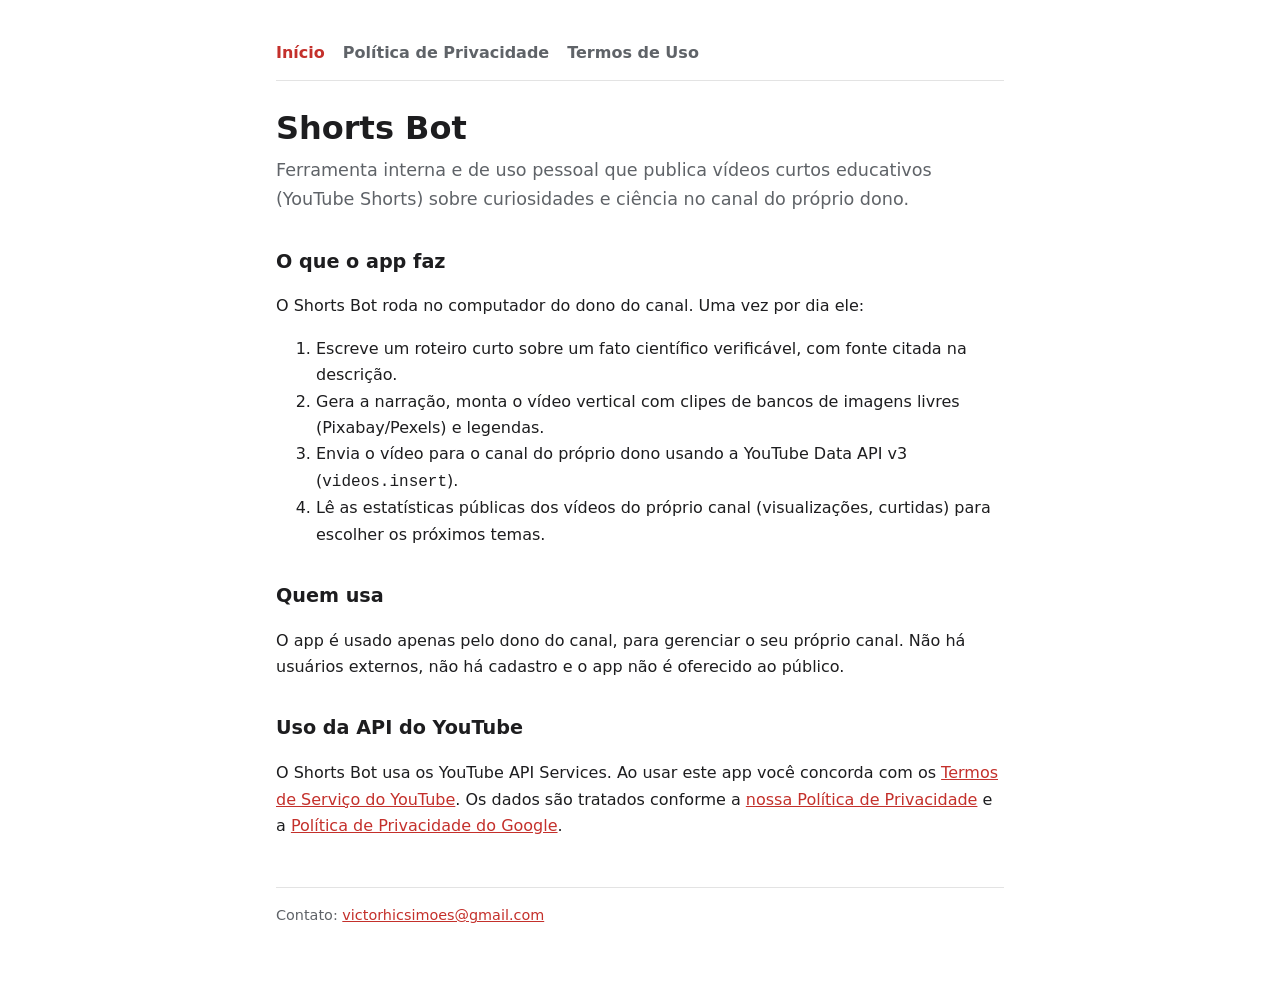
<file: index.html>
<!doctype html>
<html lang="pt-BR">
<head>
<meta charset="utf-8">
<meta name="viewport" content="width=device-width, initial-scale=1">
<title>Shorts Bot</title>
<meta name="description" content="Ferramenta interna que publica Shorts educativos no canal do próprio dono via YouTube Data API.">
<link rel="stylesheet" href="style.css">
</head>
<body>
<main>
<nav><a href="index.html" aria-current="page">Início</a><a href="privacy.html">Política de Privacidade</a><a href="terms.html">Termos de Uso</a></nav>

<h1>Shorts Bot</h1>
<p class="lead">Ferramenta interna e de uso pessoal que publica vídeos curtos educativos (YouTube Shorts) sobre curiosidades e ciência no canal do próprio dono.</p>

<h2>O que o app faz</h2>
<p>O Shorts Bot roda no computador do dono do canal. Uma vez por dia ele:</p>
<ol>
  <li>Escreve um roteiro curto sobre um fato científico verificável, com fonte citada na descrição.</li>
  <li>Gera a narração, monta o vídeo vertical com clipes de bancos de imagens livres (Pixabay/Pexels) e legendas.</li>
  <li>Envia o vídeo para o canal do próprio dono usando a YouTube Data API v3 (<code>videos.insert</code>).</li>
  <li>Lê as estatísticas públicas dos vídeos do próprio canal (visualizações, curtidas) para escolher os próximos temas.</li>
</ol>

<h2>Quem usa</h2>
<p>O app é usado apenas pelo dono do canal, para gerenciar o seu próprio canal. Não há usuários externos, não há cadastro e o app não é oferecido ao público.</p>

<h2>Uso da API do YouTube</h2>
<p>O Shorts Bot usa os YouTube API Services. Ao usar este app você concorda com os
<a href="https://www.youtube.com/t/terms" target="_blank" rel="noopener">Termos de Serviço do YouTube</a>.
Os dados são tratados conforme a <a href="privacy.html">nossa Política de Privacidade</a> e a
<a href="https://policies.google.com/privacy" target="_blank" rel="noopener">Política de Privacidade do Google</a>.</p>

<footer>Contato: <a href="mailto:victorhicsimoes@gmail.com">victorhicsimoes@gmail.com</a></footer>
</main>
</body>
</html>
</file>
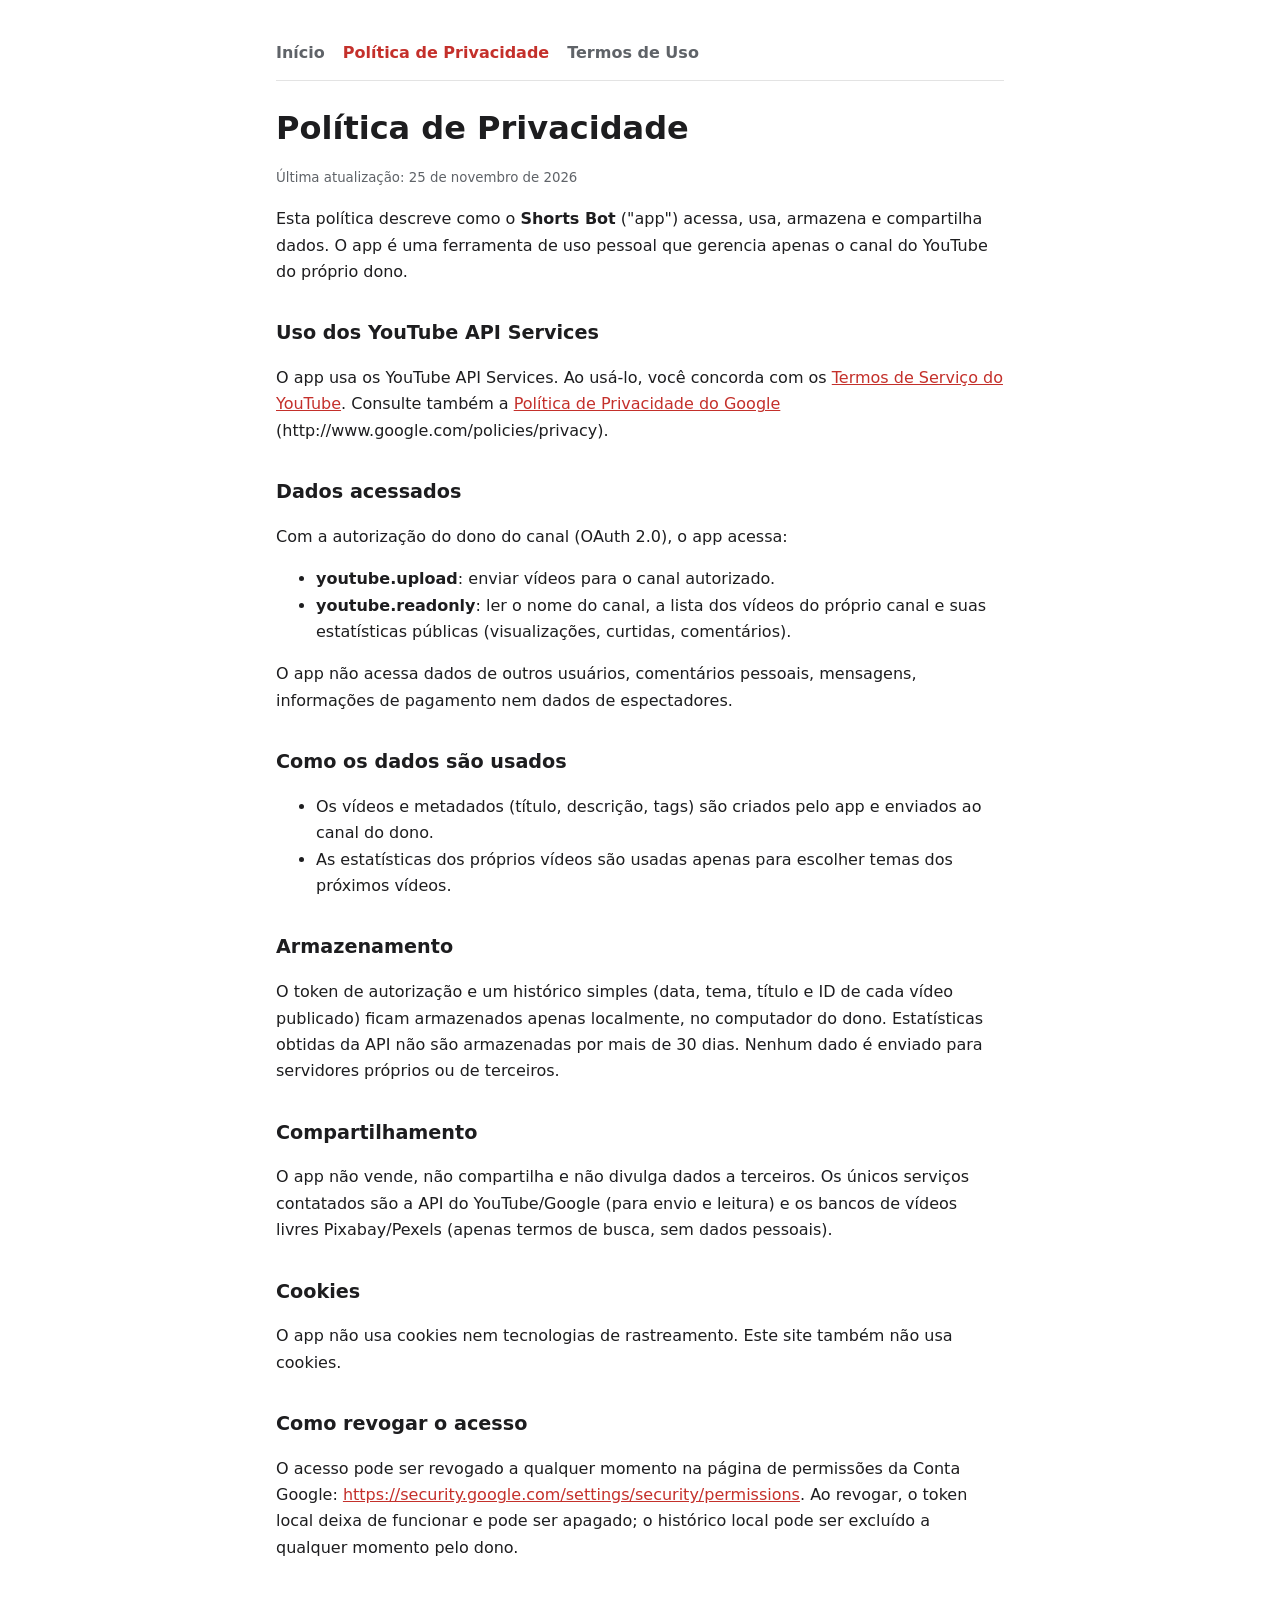
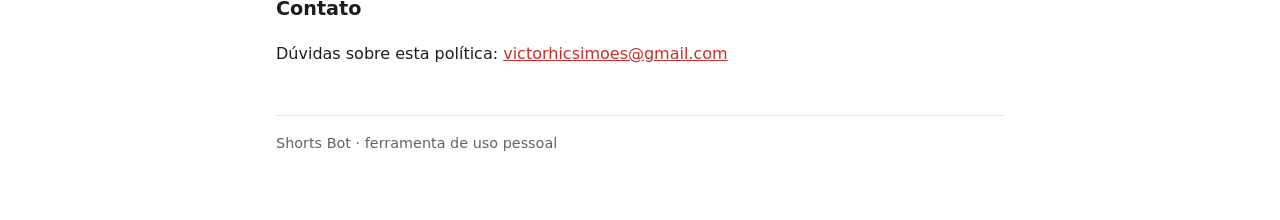
<file: privacy.html>
<!doctype html>
<html lang="pt-BR">
<head>
<meta charset="utf-8">
<meta name="viewport" content="width=device-width, initial-scale=1">
<title>Privacidade Shorts Bot</title>
<link rel="stylesheet" href="style.css">
</head>
<body>
<main>
<nav><a href="index.html">Início</a><a href="privacy.html" aria-current="page">Política de Privacidade</a><a href="terms.html">Termos de Uso</a></nav>

<h1>Política de Privacidade</h1>
<p><small>Última atualização: 25 de novembro de 2026</small></p>

<p>Esta política descreve como o <strong>Shorts Bot</strong> ("app") acessa, usa, armazena e compartilha dados. O app é uma ferramenta de uso pessoal que gerencia apenas o canal do YouTube do próprio dono.</p>

<h2>Uso dos YouTube API Services</h2>
<p>O app usa os YouTube API Services. Ao usá-lo, você concorda com os
<a href="https://www.youtube.com/t/terms" target="_blank" rel="noopener">Termos de Serviço do YouTube</a>.
Consulte também a <a href="https://policies.google.com/privacy" target="_blank" rel="noopener">Política de Privacidade do Google</a>
(http://www.google.com/policies/privacy).</p>

<h2>Dados acessados</h2>
<p>Com a autorização do dono do canal (OAuth 2.0), o app acessa:</p>
<ul>
  <li><strong>youtube.upload</strong>: enviar vídeos para o canal autorizado.</li>
  <li><strong>youtube.readonly</strong>: ler o nome do canal, a lista dos vídeos do próprio canal e suas estatísticas públicas (visualizações, curtidas, comentários).</li>
</ul>
<p>O app não acessa dados de outros usuários, comentários pessoais, mensagens, informações de pagamento nem dados de espectadores.</p>

<h2>Como os dados são usados</h2>
<ul>
  <li>Os vídeos e metadados (título, descrição, tags) são criados pelo app e enviados ao canal do dono.</li>
  <li>As estatísticas dos próprios vídeos são usadas apenas para escolher temas dos próximos vídeos.</li>
</ul>

<h2>Armazenamento</h2>
<p>O token de autorização e um histórico simples (data, tema, título e ID de cada vídeo publicado) ficam armazenados apenas localmente, no computador do dono. Estatísticas obtidas da API não são armazenadas por mais de 30 dias. Nenhum dado é enviado para servidores próprios ou de terceiros.</p>

<h2>Compartilhamento</h2>
<p>O app não vende, não compartilha e não divulga dados a terceiros. Os únicos serviços contatados são a API do YouTube/Google (para envio e leitura) e os bancos de vídeos livres Pixabay/Pexels (apenas termos de busca, sem dados pessoais).</p>

<h2>Cookies</h2>
<p>O app não usa cookies nem tecnologias de rastreamento. Este site também não usa cookies.</p>

<h2>Como revogar o acesso</h2>
<p>O acesso pode ser revogado a qualquer momento na página de permissões da Conta Google:
<a href="https://security.google.com/settings/security/permissions" target="_blank" rel="noopener">https://security.google.com/settings/security/permissions</a>.
Ao revogar, o token local deixa de funcionar e pode ser apagado; o histórico local pode ser excluído a qualquer momento pelo dono.</p>

<h2>Contato</h2>
<p>Dúvidas sobre esta política: <a href="mailto:victorhicsimoes@gmail.com">victorhicsimoes@gmail.com</a></p>

<footer>Shorts Bot · ferramenta de uso pessoal</footer>
</main>
</body>
</html>
</file>
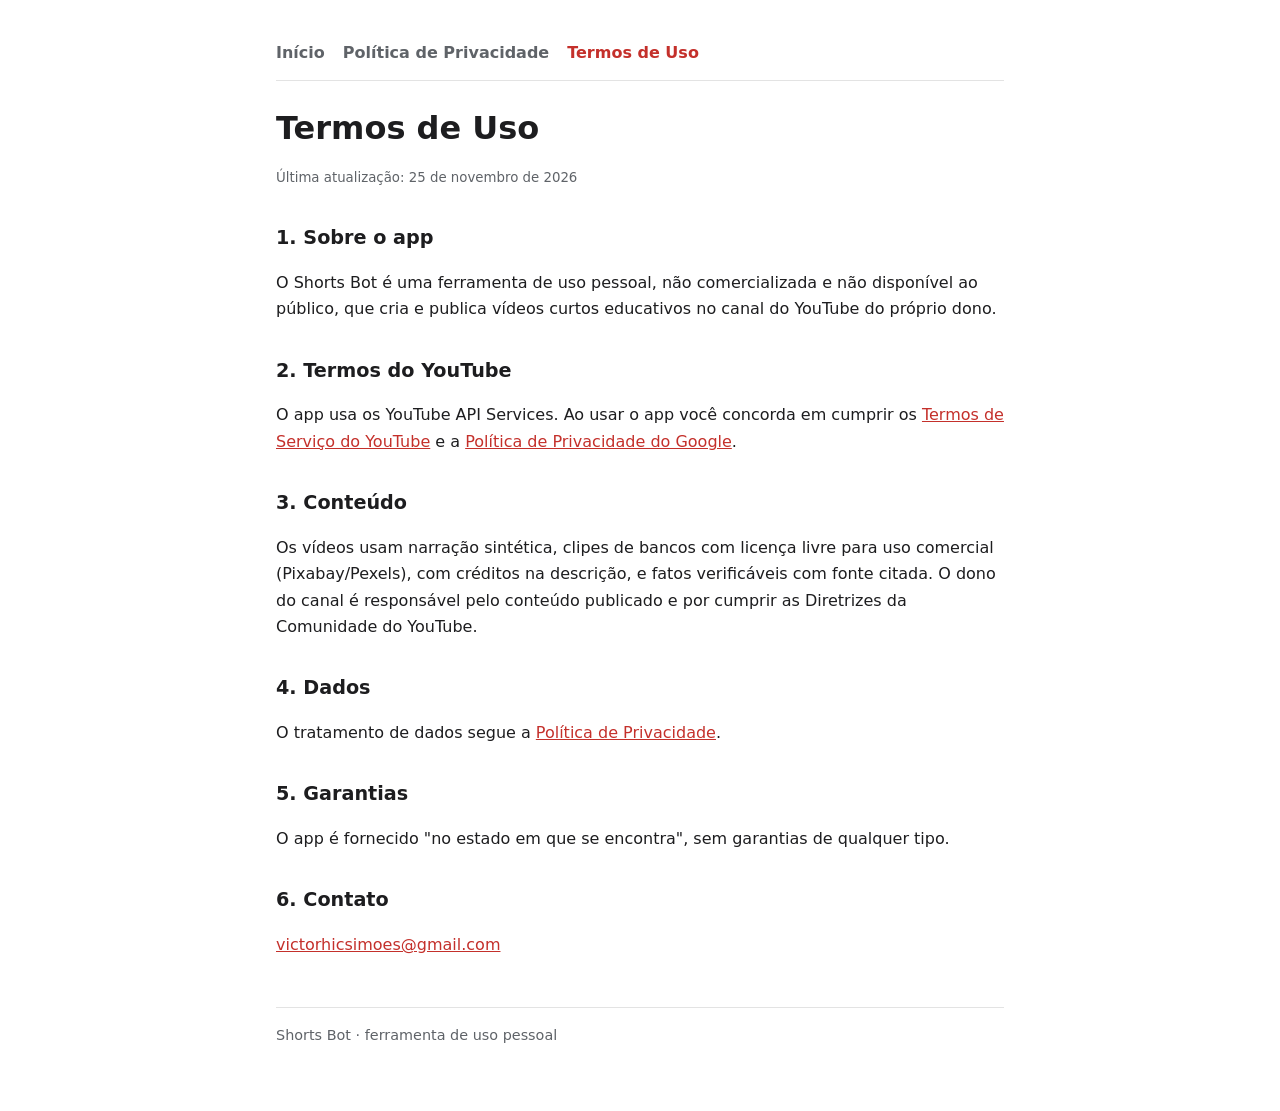
<file: terms.html>
<!doctype html>
<html lang="pt-BR">
<head>
<meta charset="utf-8">
<meta name="viewport" content="width=device-width, initial-scale=1">
<title>Termos Shorts Bot</title>
<link rel="stylesheet" href="style.css">
</head>
<body>
<main>
<nav><a href="index.html">Início</a><a href="privacy.html">Política de Privacidade</a><a href="terms.html" aria-current="page">Termos de Uso</a></nav>

<h1>Termos de Uso</h1>
<p><small>Última atualização: 25 de novembro de 2026</small></p>

<h2>1. Sobre o app</h2>
<p>O Shorts Bot é uma ferramenta de uso pessoal, não comercializada e não disponível ao público, que cria e publica vídeos curtos educativos no canal do YouTube do próprio dono.</p>

<h2>2. Termos do YouTube</h2>
<p>O app usa os YouTube API Services. Ao usar o app você concorda em cumprir os
<a href="https://www.youtube.com/t/terms" target="_blank" rel="noopener">Termos de Serviço do YouTube</a>
e a <a href="https://policies.google.com/privacy" target="_blank" rel="noopener">Política de Privacidade do Google</a>.</p>

<h2>3. Conteúdo</h2>
<p>Os vídeos usam narração sintética, clipes de bancos com licença livre para uso comercial (Pixabay/Pexels), com créditos na descrição, e fatos verificáveis com fonte citada. O dono do canal é responsável pelo conteúdo publicado e por cumprir as Diretrizes da Comunidade do YouTube.</p>

<h2>4. Dados</h2>
<p>O tratamento de dados segue a <a href="privacy.html">Política de Privacidade</a>.</p>

<h2>5. Garantias</h2>
<p>O app é fornecido "no estado em que se encontra", sem garantias de qualquer tipo.</p>

<h2>6. Contato</h2>
<p><a href="mailto:victorhicsimoes@gmail.com">victorhicsimoes@gmail.com</a></p>

<footer>Shorts Bot · ferramenta de uso pessoal</footer>
</main>
</body>
</html>
</file>
<file: style.css>
:root { --bg: #ffffff; --fg: #1d1d1f; --muted: #5f6368; --accent: #c4302b; --line: #e3e3e3; }
@media (prefers-color-scheme: dark) { :root { --bg: #121212; --fg: #ececec; --muted: #a0a0a0; --accent: #ff5a52; --line: #2c2c2c; } }
* { box-sizing: border-box; }
body { margin: 0; background: var(--bg); color: var(--fg); font: 16px/1.65 system-ui, -apple-system, "Segoe UI", Roboto, sans-serif; }
main { max-width: 760px; margin: 0 auto; padding: 40px 16px 64px; }
nav { display: flex; gap: 18px; flex-wrap: wrap; border-bottom: 1px solid var(--line); padding-bottom: 14px; margin-bottom: 28px; }
nav a { color: var(--muted); text-decoration: none; font-weight: 600; }
nav a:hover, nav a[aria-current] { color: var(--accent); }
h1 { font-size: 2rem; line-height: 1.2; margin: 0 0 8px; }
h2 { font-size: 1.2rem; margin-top: 32px; }
p.lead { color: var(--muted); font-size: 1.1rem; margin-top: 0; }
a { color: var(--accent); }
small { color: var(--muted); }
footer { margin-top: 48px; padding-top: 16px; border-top: 1px solid var(--line); color: var(--muted); font-size: .9rem; }
</file>
